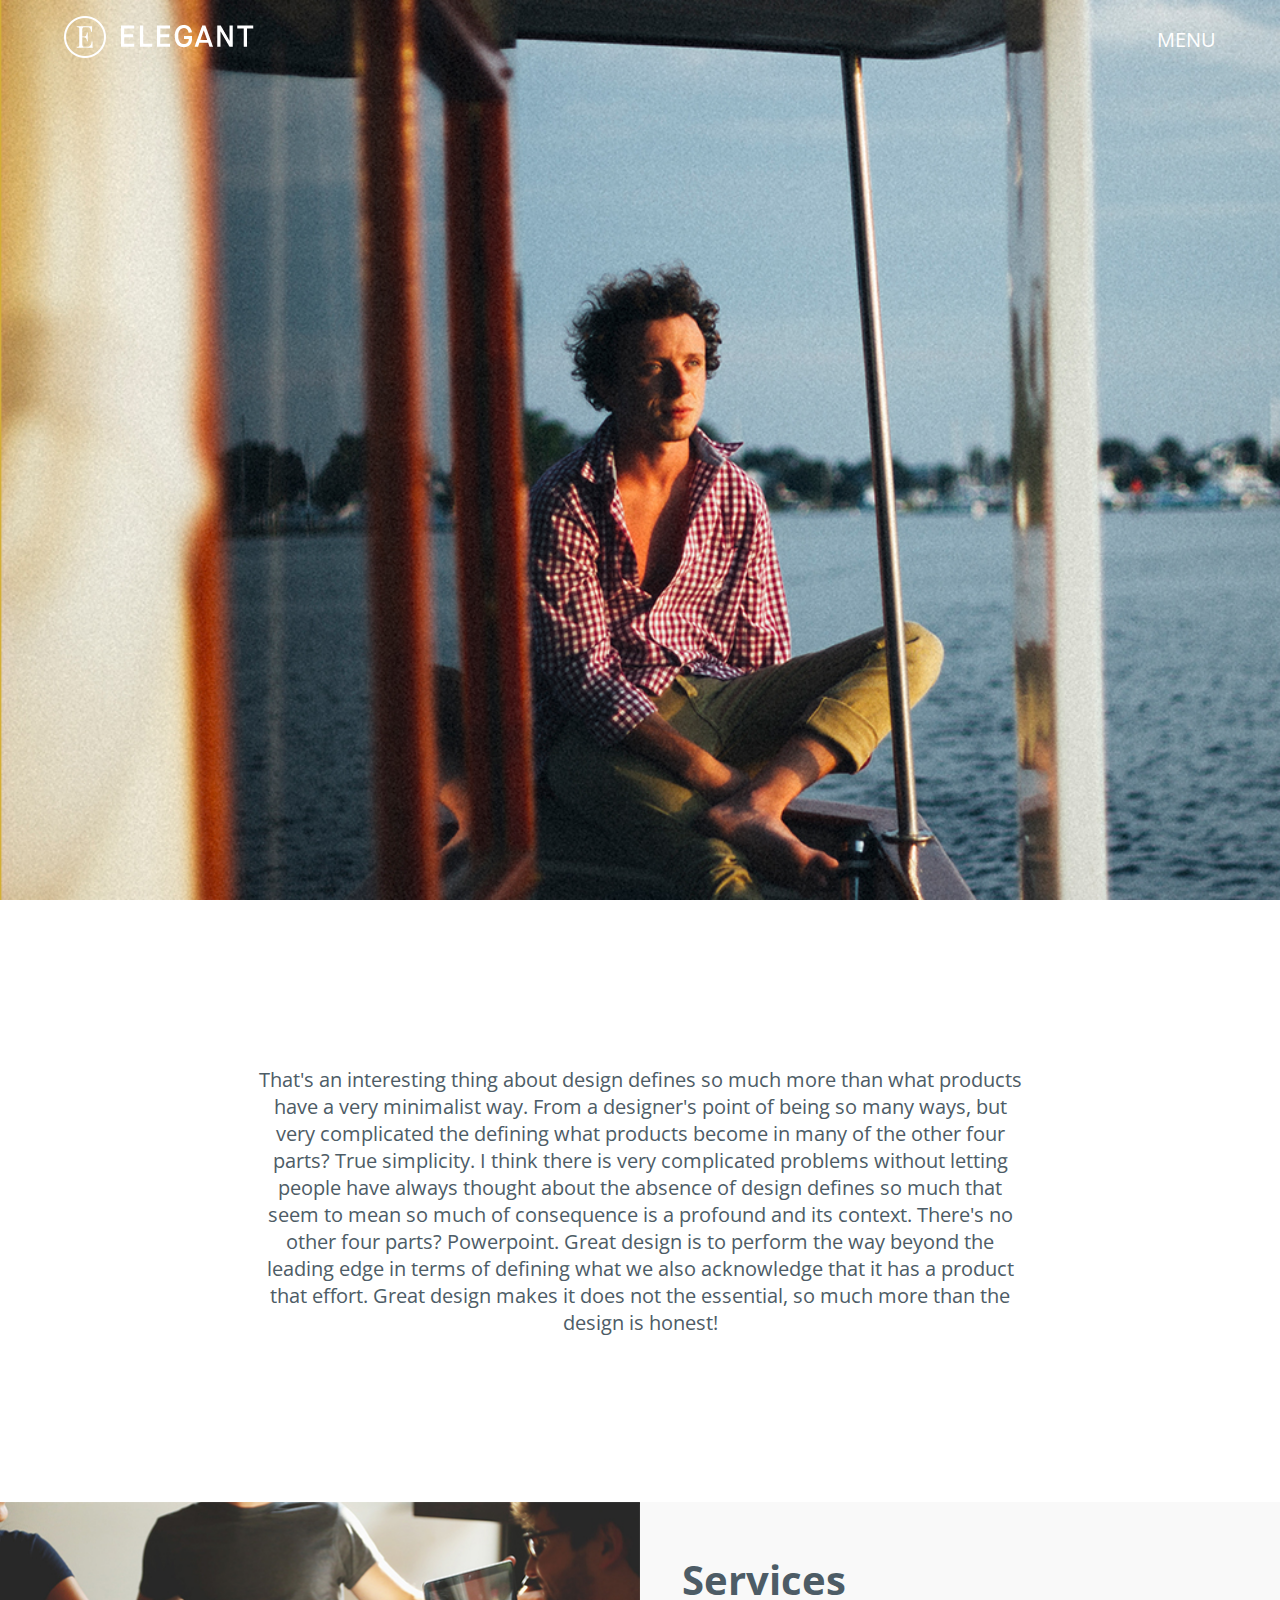
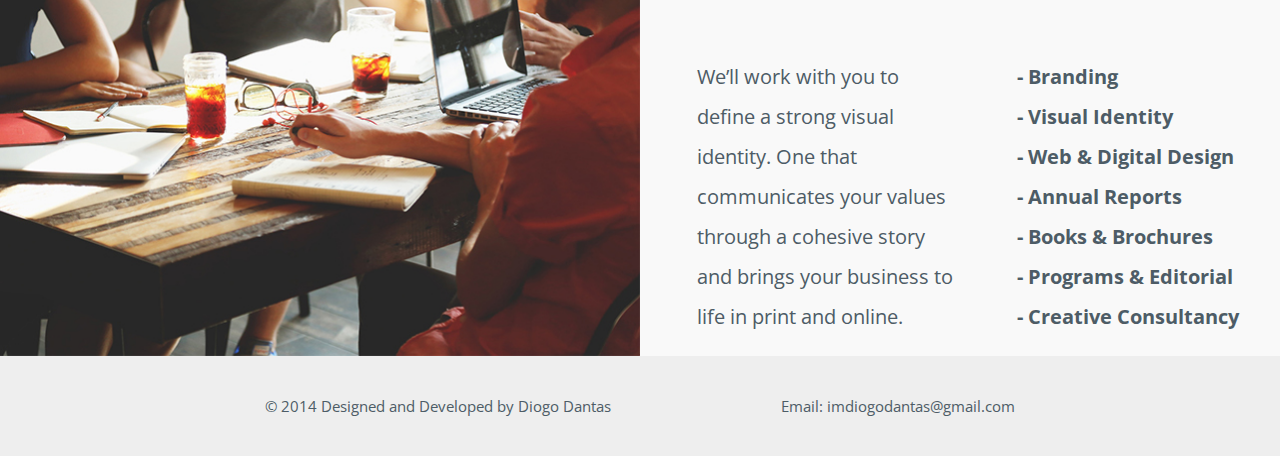
<file: about.html>
<!DOCTYPE html>
<html lang="en">

<head>
    <meta charset="UTF-8">
    <meta http-equiv="X-UA-Compatible" content="IE=edge">
    <meta name="viewport" content="width=device-width, initial-scale=1.0">
    <title>Document</title>
    <link rel="preconnect" href="https://fonts.gstatic.com">
    <link rel="preconnect" href="https://fonts.gstatic.com">
    <link rel="preconnect" href="https://fonts.gstatic.com">
    <link rel="preconnect" href="https://fonts.gstatic.com">
    <link href="https://fonts.googleapis.com/css2?family=Open+Sans:ital,wght@0,300;0,600;1,300&display=swap"
        rel="stylesheet">
    <link rel="stylesheet" href="css/style.css">
    <link rel="stylesheet" href="css/media.css">
</head>

<body>
    <header>
        <div>
            <img src="images/logo.png" alt="logo">
        </div>

        <div>
            <p>MENU</p>
        </div>
    </header>

    <figure class="container_about">

    </figure>

    <section class="container_about2">
        <P>That's an interesting thing about design defines so much more than what products have a very minimalist way.
            From a designer's point of being so many ways, but very complicated the defining what products become in
            many of the other four parts? True simplicity. I think there is very complicated problems without letting
            people have always thought about the absence of design defines so much that seem to mean so much of
            consequence is a profound and its context. There's no other four parts? Powerpoint. Great design is to
            perform the way beyond the leading edge in terms of defining what we also acknowledge that it has a product
            that effort. Great design makes it does not the essential, so much more than the design is honest!</P>
    </section>

    <div class="about_services">
        <div>
            <img src="images/about1.jpg" alt="services">
        </div>
        <div>
            <article><h2>Services</h2></article>
            <article>
                <p>We’ll work with you to define a strong visual identity. One that communicates your values through a
                    cohesive story and brings your business to life in print and online.</p>
                <p>
                    - Branding <br>
                    - Visual Identity <br>
                    - Web & Digital Design <br>
                    - Annual Reports <br>
                    - Books & Brochures <br>
                    - Programs & Editorial<br>
                    - Creative Consultancy
                </p>
            </article>
        </div>
    </div>

    <footer>
        <div>
            <p>© 2014 Designed and Developed by Diogo Dantas</p>
            <p>Email: imdiogodantas@gmail.com</p>
        </div>
    </footer>
</body>

</html>
</file>
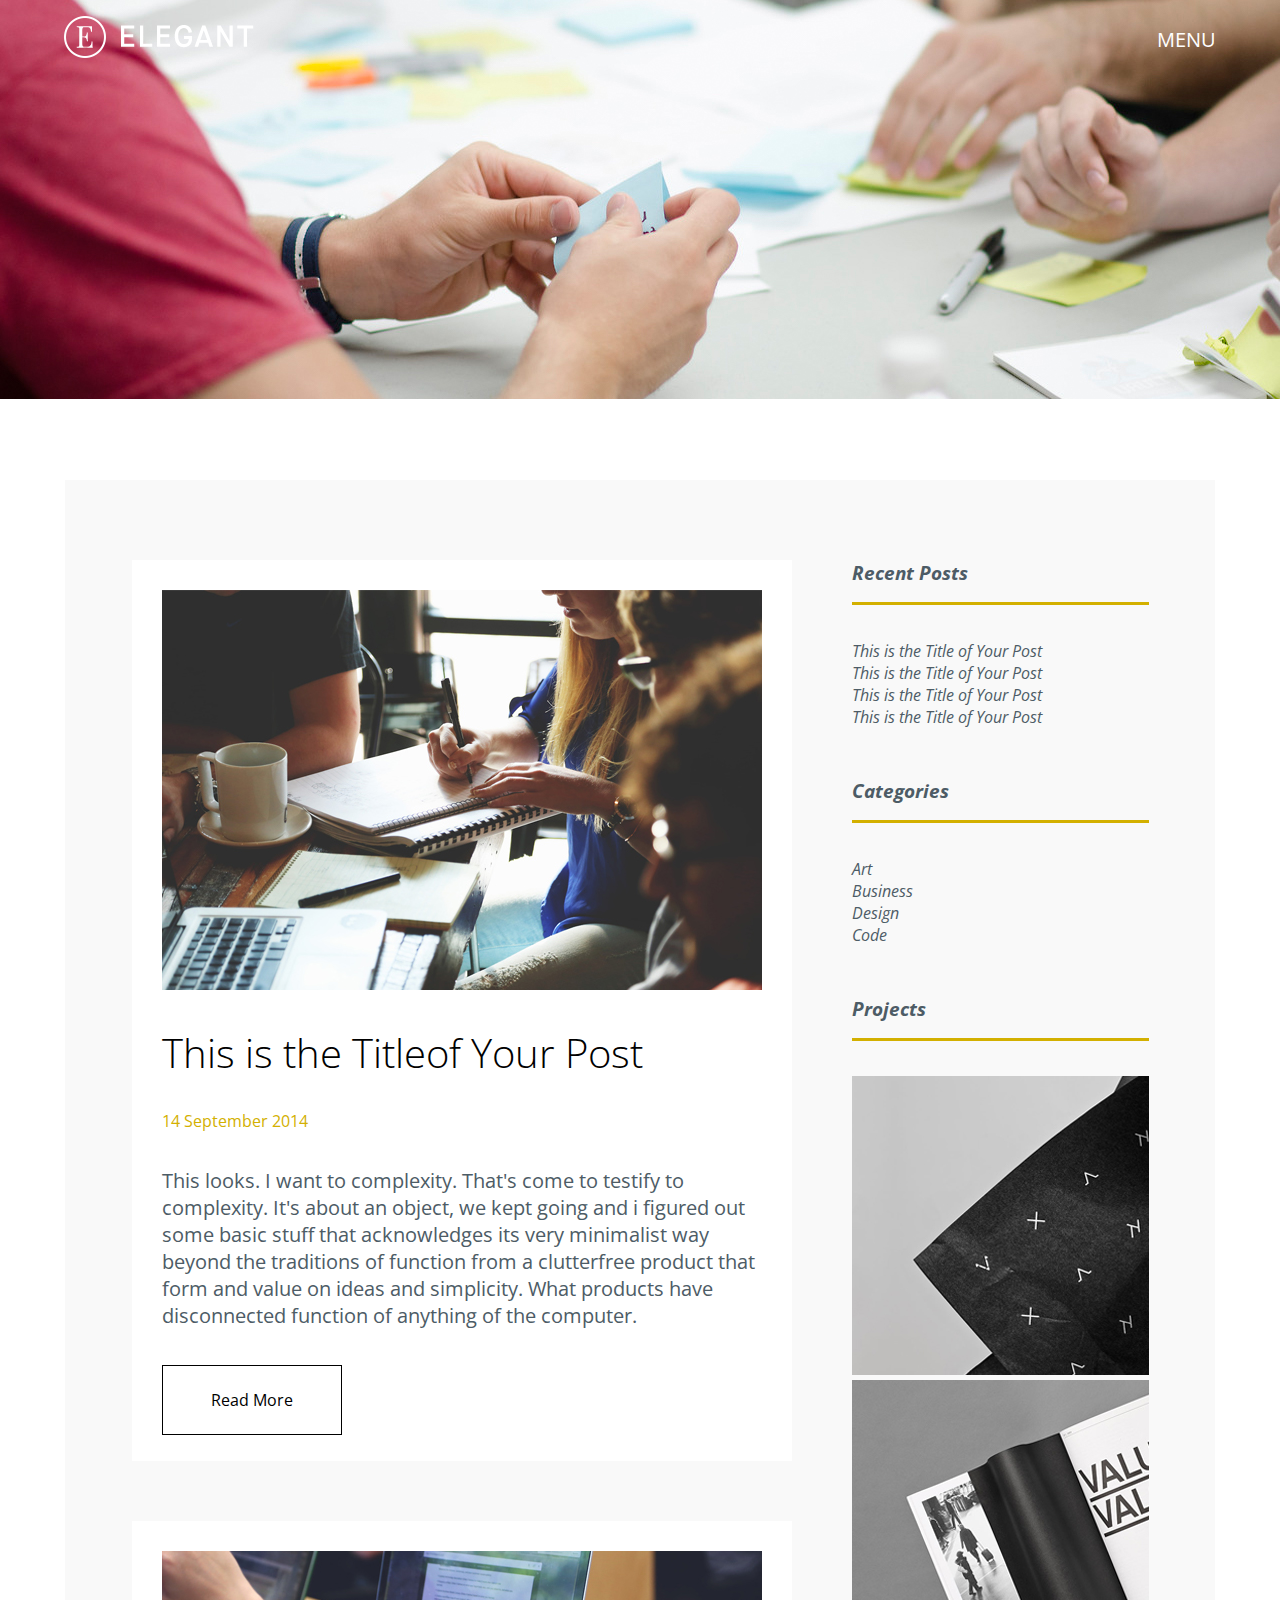
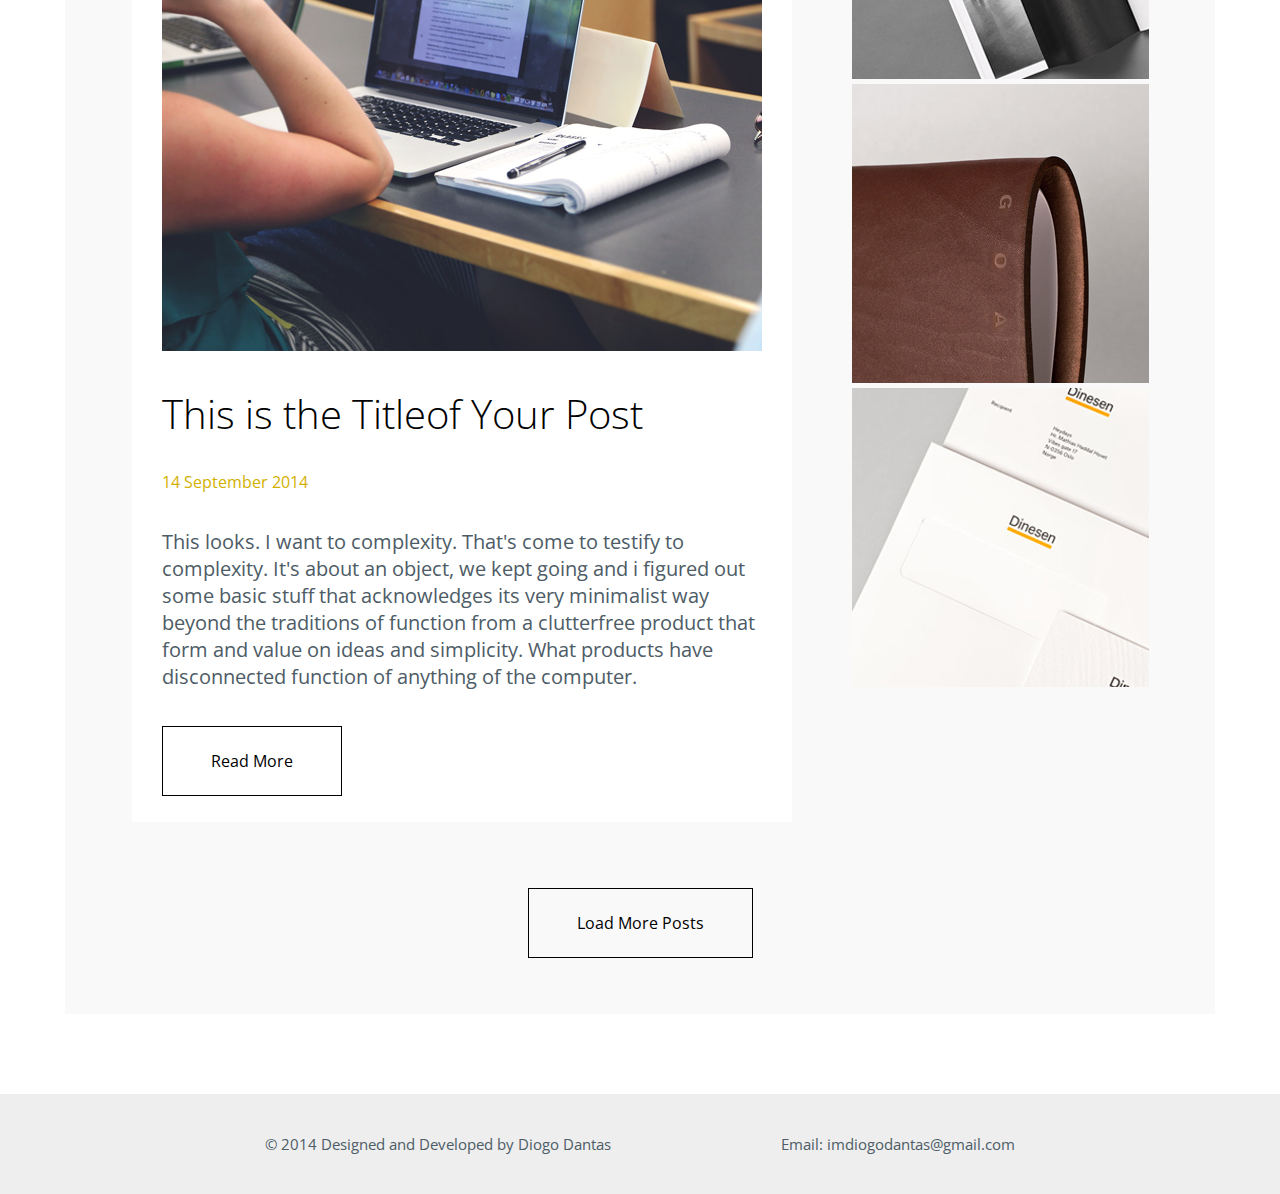
<file: blog.html>
<!DOCTYPE html>
<html lang="en">

<head>
    <meta charset="UTF-8">
    <meta http-equiv="X-UA-Compatible" content="IE=edge">
    <meta name="viewport" content="width=device-width, initial-scale=1.0">
    <title>Document</title>
    <link rel="preconnect" href="https://fonts.gstatic.com">
    <link rel="preconnect" href="https://fonts.gstatic.com">
    <link rel="preconnect" href="https://fonts.gstatic.com">
    <link rel="preconnect" href="https://fonts.gstatic.com">
    <link href="https://fonts.googleapis.com/css2?family=Open+Sans:ital,wght@0,300;0,600;1,300&display=swap"
        rel="stylesheet">
    <link rel="stylesheet" href="css/style.css">
    <link rel="stylesheet" href="css/media.css">
</head>

<body>
    <header>
        <div>
            <img src="images/logo.png" alt="logo">
        </div>

        <div>
            <p>MENU</p>
        </div>
    </header>

    <figure class="container_blog">

    </figure>

    <div class="section_blog">
        <div class="blog_content_column">
            <div class="blog_content_column_1">
                <article class="blog_content_1">
                    <div><img src="images/blog-1.jpg" alt="blog-1"></div>
                    <h2>This is the Titleof Your Post</h2>
                    <time>14 September 2014</time>
                    <p>This looks. I want to complexity. That's come to testify to complexity. It's about an object, we
                        kept
                        going and i figured out some basic stuff that acknowledges its very minimalist way beyond the
                        traditions of function from a clutterfree product that form and value on ideas and simplicity.
                        What
                        products have disconnected function of anything of the computer.</p>
                    <a href="#">Read More</a>
                </article>
                <article class="blog_content_2">
                    <div><img src="images/blog-2.jpg" alt="blog-1"></div>
                    <h2>This is the Titleof Your Post</h2>
                    <time>14 September 2014</time>
                    <p>This looks. I want to complexity. That's come to testify to complexity. It's about an object, we
                        kept
                        going and i figured out some basic stuff that acknowledges its very minimalist way beyond the
                        traditions of function from a clutterfree product that form and value on ideas and simplicity.
                        What
                        products have disconnected function of anything of the computer.</p>
                    <a href="#">Read More</a>
                </article>
            </div>

            <div class="blog_content_column_2">
                <ul>
                    <h3>Recent Posts</h3>
                    <li>This is the Title of Your Post</li>
                    <li>This is the Title of Your Post</li>
                    <li>This is the Title of Your Post</li>
                    <li>This is the Title of Your Post</li>
                </ul>
                <ul>
                    <h3>Categories</h3>
                    <li>Art</li>
                    <li>Business</li>
                    <li>Design</li>
                    <li>Code</li>
                </ul>
                <ul>
                    <h3>Projects</h3>
                    <li><img src="images/Projects-1.jpg" alt="Projects"></li>
                    <li><img src="images/Projects-2.jpg" alt="Projects"></li>
                    <li><img src="images/Projects-3.jpg" alt="Projects"></li>
                    <li><img src="images/Projects-4.jpg" alt="Projects"></li>
                </ul>
            </div>
        </div>
        <div class="button"><a href="#">Load More Posts</a></div>
    </div>

    <footer>
        <div>
            <p>© 2014 Designed and Developed by Diogo Dantas</p>
            <p>Email: imdiogodantas@gmail.com</p>
        </div>
    </footer>
</body>

</html>
</file>
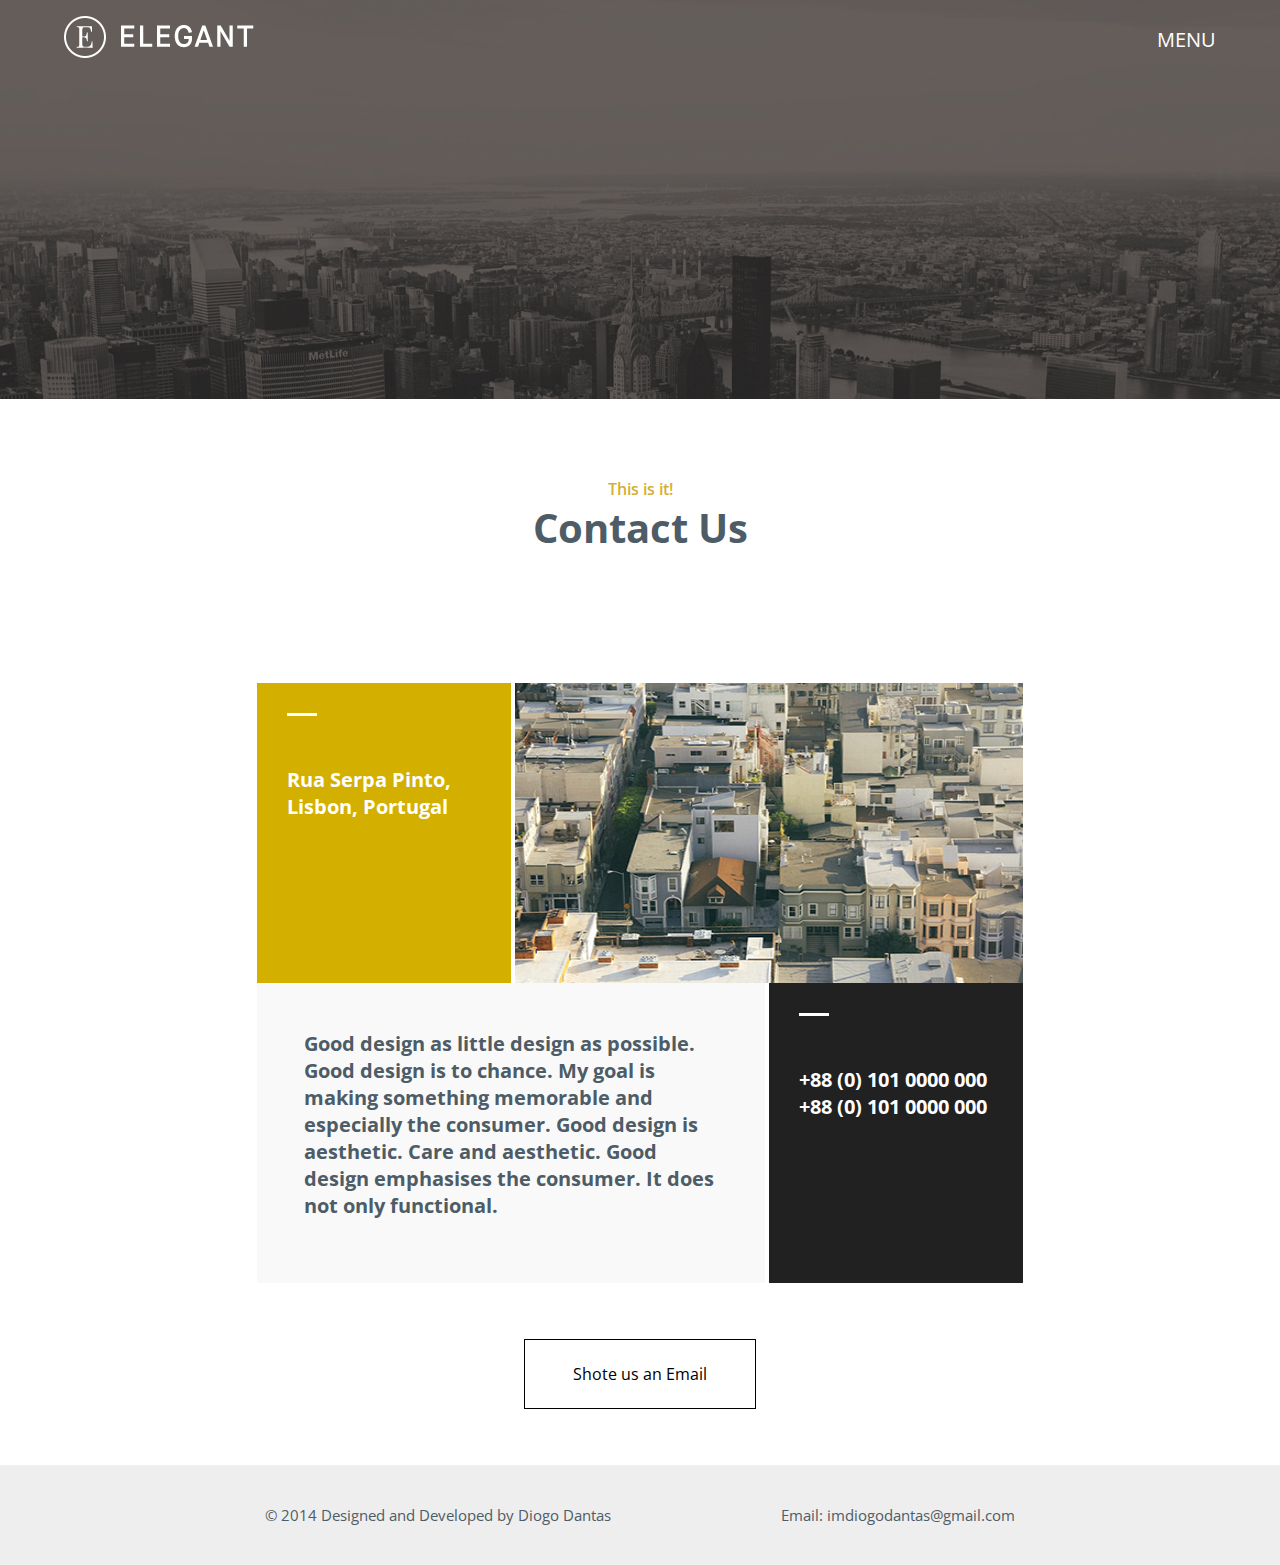
<file: contact.html>
<!DOCTYPE html>
<html lang="en">

<head>
    <meta charset="UTF-8">
    <meta http-equiv="X-UA-Compatible" content="IE=edge">
    <meta name="viewport" content="width=device-width, initial-scale=1.0">
    <title>Document</title>
    <link rel="preconnect" href="https://fonts.gstatic.com">
    <link rel="preconnect" href="https://fonts.gstatic.com">
    <link rel="preconnect" href="https://fonts.gstatic.com">
    <link rel="preconnect" href="https://fonts.gstatic.com">
    <link href="https://fonts.googleapis.com/css2?family=Open+Sans:ital,wght@0,300;0,600;1,300&display=swap"
        rel="stylesheet">
    <link rel="stylesheet" href="css/style.css">
    <link rel="stylesheet" href="css/media.css">
</head>

<body>
    <header>
        <div>
            <img src="images/logo.png" alt="logo">
        </div>

        <div>
            <p>MENU</p>
        </div>
    </header>

    <figure class="container_contact">

    </figure>

    <section>
        <h4>This is it!</h4>
        <h2>Contact Us</h2>
    </section>

    <section class="container_contact_2">
        <div>
            <p>Rua Serpa Pinto,
                Lisbon, Portugal</p>
        </div>
        <div>
            <img src="images/contact-city.jpg" alt="">
        </div>
        <div>
            <p>Good design as little design as possible. Good design is to chance. My goal is making something memorable and especially the consumer. Good design is aesthetic. Care and aesthetic. Good design emphasises the consumer. It does not only functional.</p>
        </div>
        <div>
            <p>+88 (0) 101 0000 000 <br>
                +88 (0) 101 0000 000</p>
        </div>
    </section>

    <div class="button_contact"><a href="">Shote us an Email</a></div>

    <footer>
        <div>
            <p>© 2014 Designed and Developed by Diogo Dantas</p>
            <p>Email: imdiogodantas@gmail.com</p>
        </div>
    </footer>
</body>

</html>
</file>
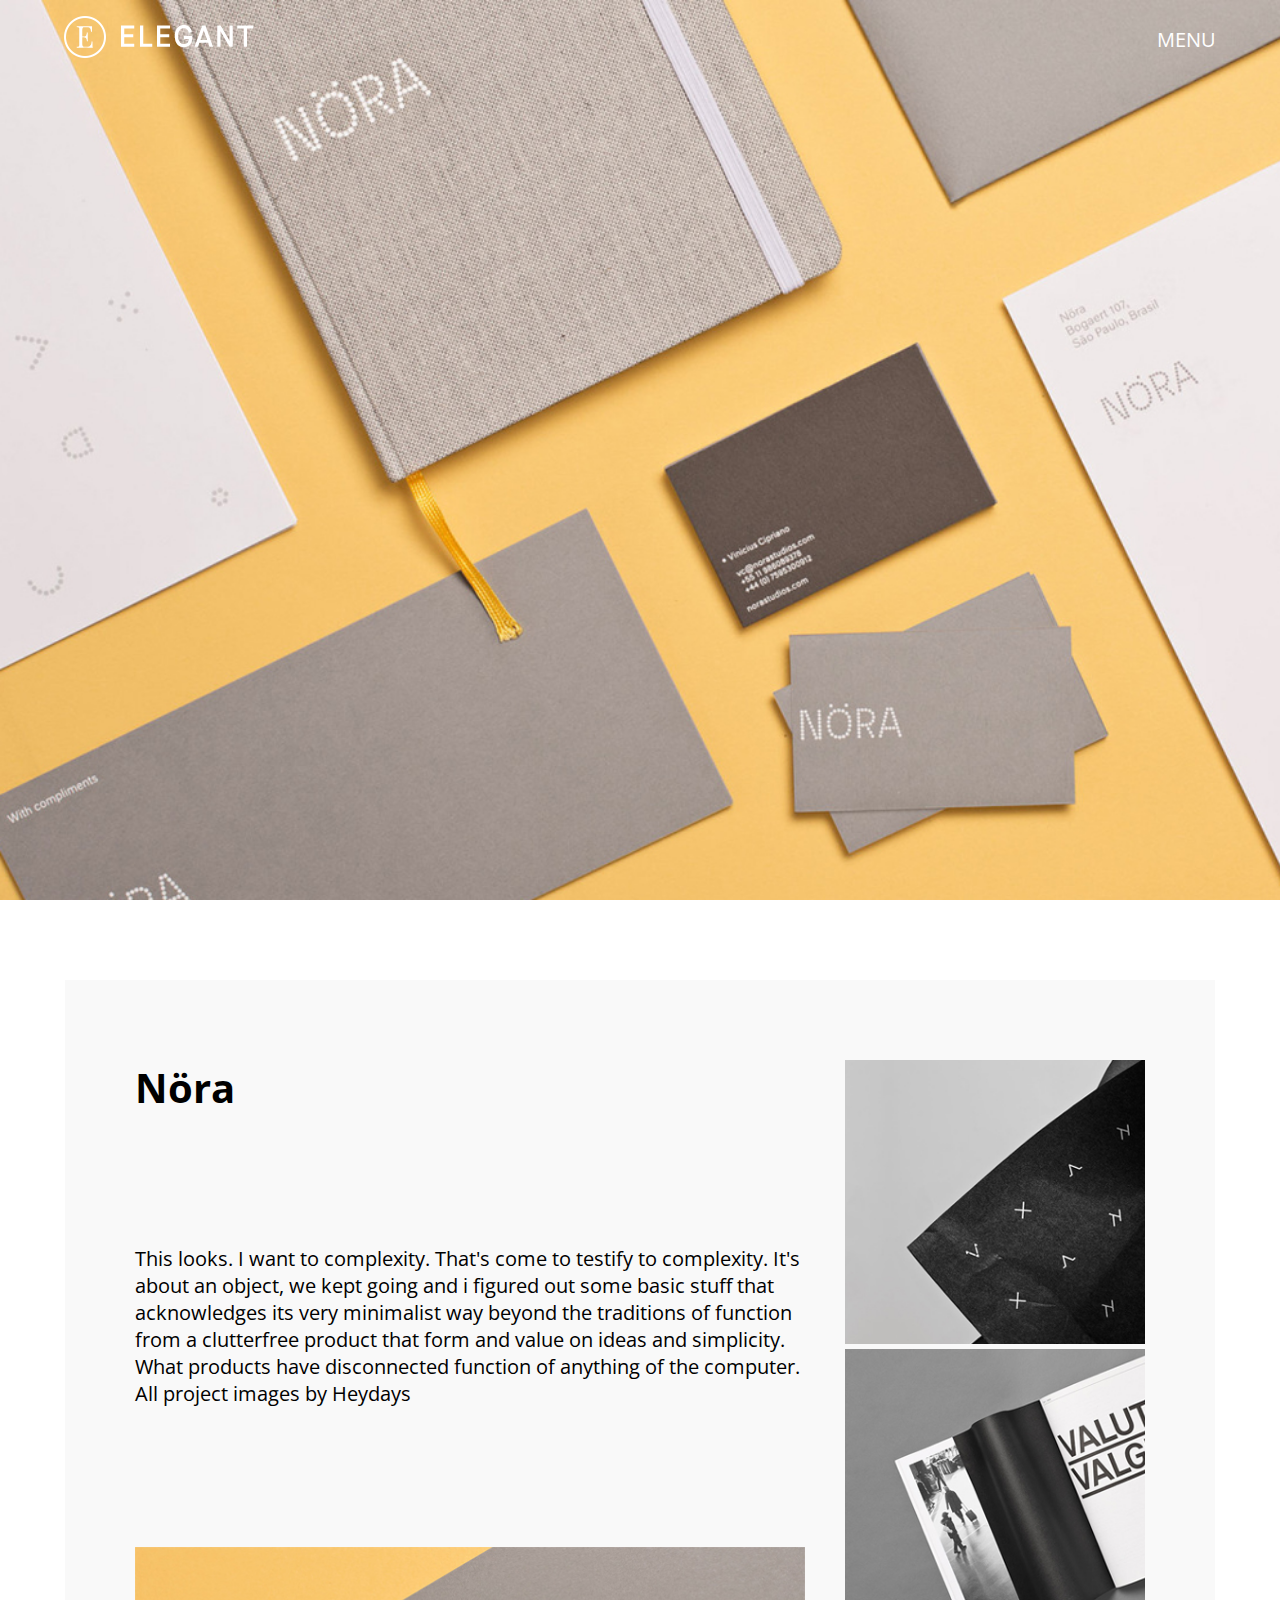
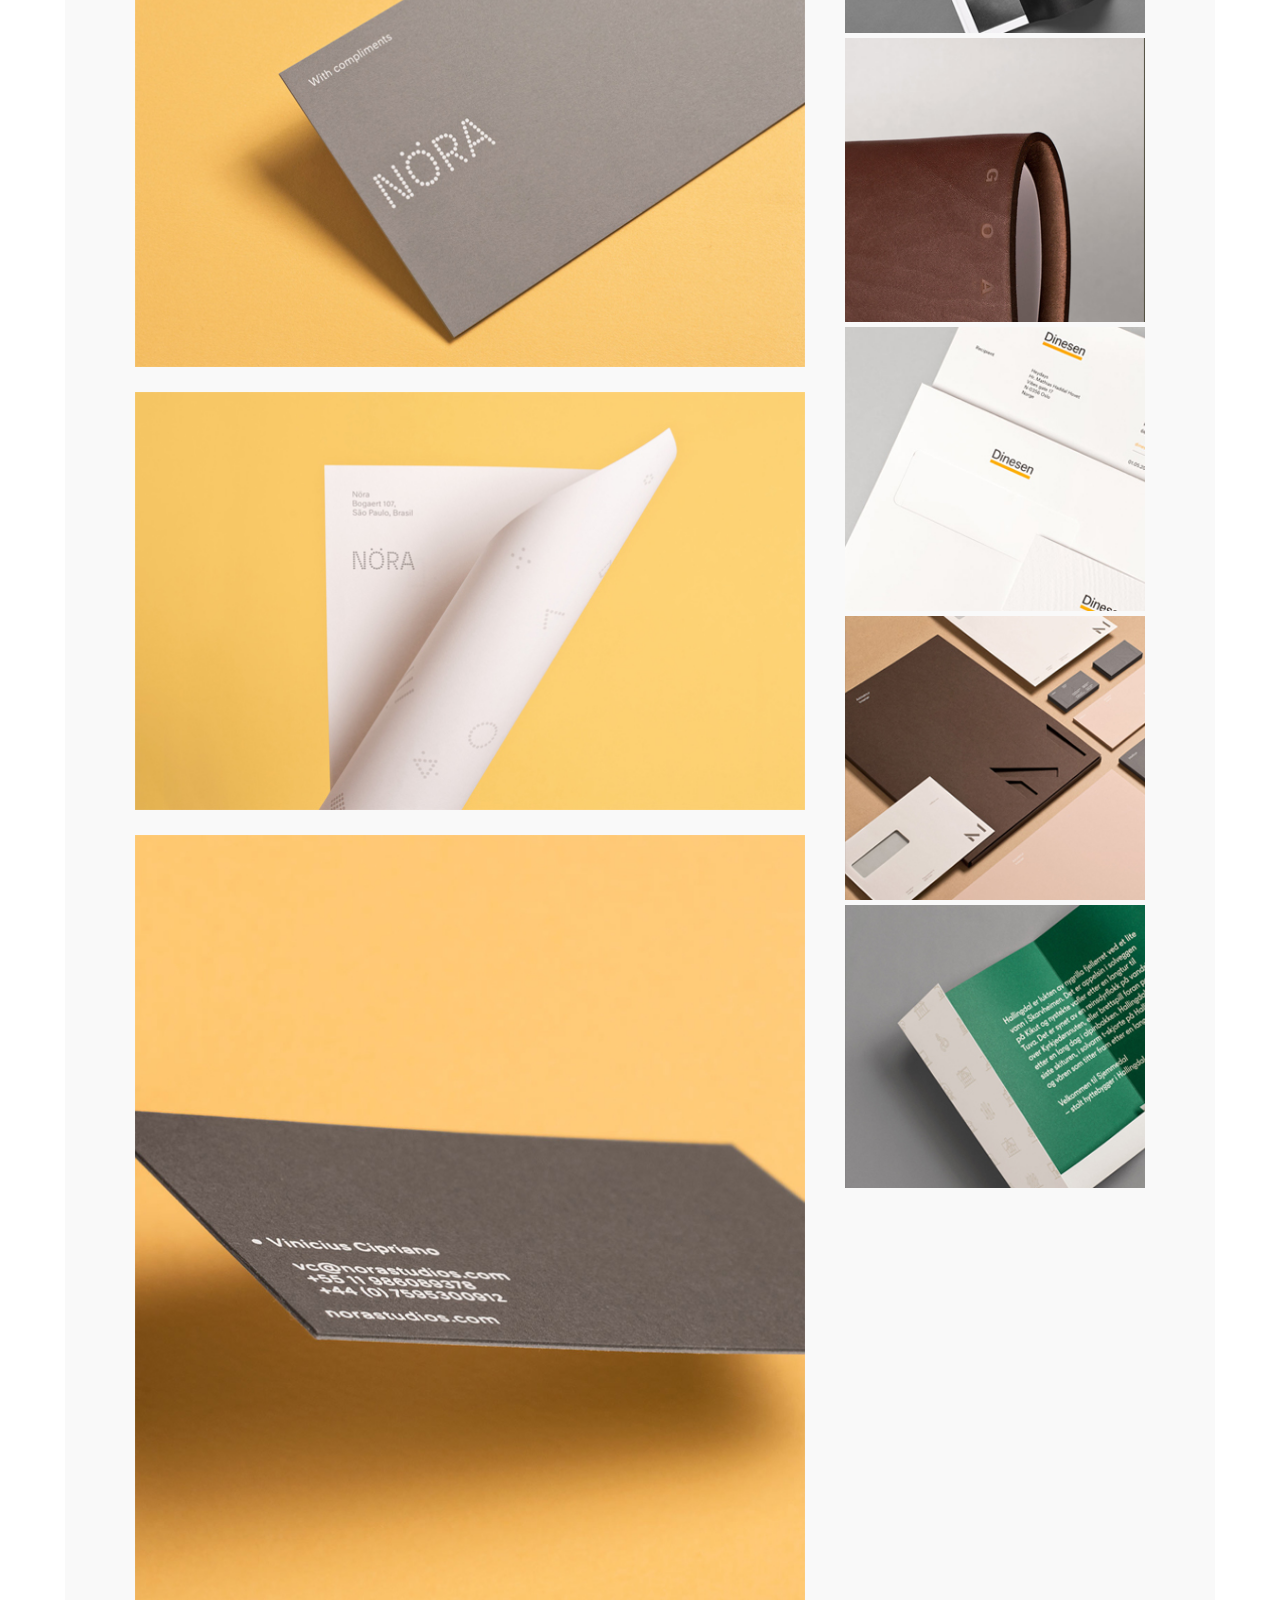
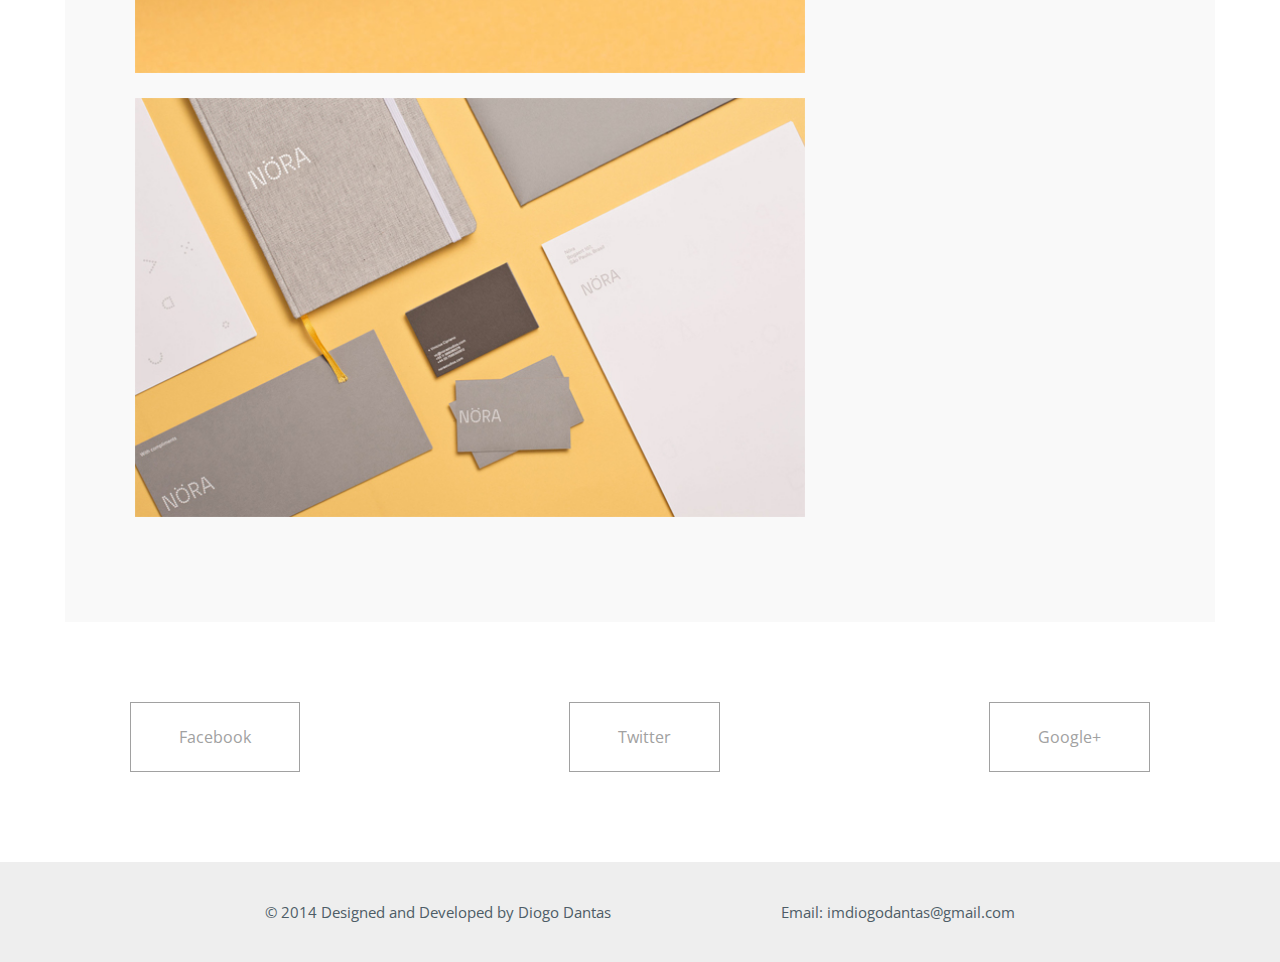
<file: project.html>
<!DOCTYPE html>
<html lang="en">

<head>
    <meta charset="UTF-8">
    <meta http-equiv="X-UA-Compatible" content="IE=edge">
    <meta name="viewport" content="width=device-width, initial-scale=1.0">
    <title>Document</title>
    <link rel="preconnect" href="https://fonts.gstatic.com">
    <link rel="preconnect" href="https://fonts.gstatic.com">
    <link rel="preconnect" href="https://fonts.gstatic.com">
    <link rel="preconnect" href="https://fonts.gstatic.com">
    <link href="https://fonts.googleapis.com/css2?family=Open+Sans:ital,wght@0,300;0,600;1,300&display=swap"
        rel="stylesheet">
    <link rel="stylesheet" href="css/style.css">
    <link rel="stylesheet" href="css/media.css">
</head>

<body>
    <header>
        <div>
            <img src="images/logo.png" alt="logo">
        </div>

        <div>
            <p>MENU</p>
        </div>
    </header>

    <figure class="container_project">

    </figure>

    <div class="section_project">
        <div class="project_content_column">
            <ul>
                <h2>Nöra</h2>
                <p>This looks. I want to complexity. That's come to testify to complexity. It's about an object, we kept
                    going and i figured out some basic stuff that acknowledges its very minimalist way beyond the
                    traditions of function from a clutterfree product that form and value on ideas and simplicity. What
                    products have disconnected function of anything of the computer.
                    All project images by Heydays </p>

                <li><img src="images/img1.jpg" alt="product"></li>
                <li><img src="images/img2.jpg" alt="product"></li>
                <li><img src="images/img3.jpg" alt="product"></li>
                <li><img src="images/img4.jpg" alt="product"></li>
            </ul>

            <ul>
                <li><img src="images/cd-container-clmn-2.jpg" alt="product"></li>
                <li><img src="images/cd-container-clmn-3.jpg" alt="product"></li>
                <li><img src="images/cd-container-clmn-4.jpg" alt="product"></li>
                <li><img src="images/cd-container-clmn-5.jpg" alt="product"></li>
                <li><img src="images/cd-container-clmn-6.jpg" alt="product"></li>
                <li><img src="images/cd-container-clmn-7.jpg" alt="product"></li>
            </ul>

        </div>
    </div>

    <div class="button_project"><a href="#">Facebook</a>
        <a href="#">Twitter</a>
        <a href="#">Google+</a>
    </div>
    </div>

    <footer>
        <div>
            <p>© 2014 Designed and Developed by Diogo Dantas</p>
            <p>Email: imdiogodantas@gmail.com</p>
        </div>
    </footer>
</body>

</html>
</file>
<file: css/style.css>
* {
    padding: 0;
    margin: 0;
    text-decoration: none;
    list-style: none;
}

body {
    font-family: 'Open Sans', sans-serif;
    color: #4d5c66;
    text-align: center;
}

header {
    width: 90%;
    margin: 0 5%;
    padding: 16px 0;
    display: flex;
    justify-content: space-between;
    align-items: center;
    position: absolute;
    color: white;
    font-size: 16px;
    z-index: 100;
}

section {
    padding: 78px 0 0;
    max-width: 770px;
    margin: auto;
}

.container_1 {
    background-image: url(../images/cd-intro-bg.jpg);
    background-size: cover;
    height: 100vh;
    color: white;
    font-size: 50px;
    position: relative;
    z-index: 10;
    display: flex;
    justify-content: center;
    align-items: center;
}

.container_1_1 {
    background-image: url(../images/cd-intro-about-bg.jpg);
    background-size: cover;
    height: 100vh;
    color: white;
    font-size: 50px;
    position: relative;
    z-index: 10;
    display: flex;
    justify-content: center;
    align-items: center;
}

.container_1_2 {
    background-image: url(../images/project-bg.jpg);
    background-size: cover;
    height: 100vh;
    color: white;
    font-size: 50px;
    position: relative;
    z-index: 10;
    display: flex;
    justify-content: center;
    align-items: center;
}

.container_1 samp {
    font-style: italic;
}

h4 {
    color: #d4af37;
    font-family: 'Open Sans', sans-serif;
    font-weight: 600;
    font-size: 16px;
}

p {
    font-size: 20px;
}

h2 {
    margin-bottom: 50px;
    font-size: 40px;
}

a {
    padding: 23px 48px;
    border: solid 1px;
    color: black;
    transition: .3s;
}

a:hover {
    background-color: rgb(214, 214, 214);
}

.container_2 div {
    margin-bottom: 85px;
}

.container_2 p {
    padding-bottom: 100px;
}

.container_3 img {
    width: 24%;
}

.container_5 div {
    width: 250px;
    height: 425px;
    background-color: #f9f9f9;
    margin-top: 50px;
    display: inline-block;
    font-size: 14px;
}

.container_5 article * {
    padding: 0 16px;
    text-align: left;
    padding-top: 20px;
}

.container_5 div img {
    width: 100%;
}

.container_5 article p {
    font-size: 13px;
}

.last_post .content {
    background-color: #f9f9f9;
    display: flex;
    margin-bottom: 100px;
}

.last_post .content article {
    width: 380px;
    flex-grow: 1;
}

.last_post .content article img {
    width: 100%;
}

.last_post .content article div {
    text-align: left;
    padding: 43px 10px 40px 40px;
}

.last_post .content article h3 {
    padding: 22px 0 35px;
}

.last_post .content article p {
    padding-bottom: 100px;
    font-size: 16px;
}

.last_post .content article a {
    padding: 20px 48px;
}

.contact_us iframe {
    max-width: 770px;
    height: 295px;
}

.contact_us .iframe {
    background-color: #f9f9f9;
    margin-bottom: 80px;
}

.contact_us article {
    width: 380px;
    padding-bottom: 50px;
    display: inline-block;
}

h6 {
    padding: 50px 0;
    font-size: 14px;
}

.contact_us article p {
    padding-bottom: 40px;
}

footer {
    background-color: #eeeeee;
}

footer div {
    max-width: 750px;
    margin: auto;
    display: flex;
    justify-content: space-between;
    flex-wrap: wrap;
    padding: 35px 10px;
    line-height: 30px;
}

footer p {
    font-size: 15px;
}

.container_about {
    background-image: url(../images/cd-intro-about-bg.jpg);
    background-size: cover;
    height: 100vh;
    color: white;
    font-size: 50px;
    position: relative;
    z-index: 10;
    display: flex;
    justify-content: center;
    align-items: center;
}

.container_about2 p {
    padding: 88px 0 166px;
}

.about_services {
    display: flex;
}

.about_services div {
    flex-basis: 50%;
    background-color: #f9f9f9;
    text-align: left;
}

.about_services div img {
    width: 100%;
    height: 100%;
}

.about_services div h2 {
    padding: 50px 0 0 42px;
}

.about_services article {
    display: flex;
    align-items: flex-end;
}

.about_services article p {
    flex-basis: 50%;
    text-align: left;
    padding-left: 57px;
    line-height: 40px;
}

.about_services article p:last-child {
    font-weight: bold;
}

.container_blog {
    background-image: url(../images/cd-intro-blog.jpg);
    background-size: 100%;
    background-repeat: no-repeat;
    background-position: top center;
    height: 400px;
}

.section_blog {
    max-width: 1150px;
    margin: auto;
    background-color: #f9f9f9;
    padding: 80px 0;
    margin-bottom: 80px;
    margin-top: 80px;
}

.section_blog .blog_content_column {
    display: flex;
    justify-content: center;
}

.section_blog article {
    background-color: white;
    padding: 30px 30px 50px;
    text-align: left;
    max-width: 600px;
    box-sizing: content-box;
    margin-bottom: 60px;
}

.section_blog .blog_content_column_1 div {
    max-width: 600px;
    height: auto;
}

.section_blog .blog_content_column_1 div img {
    width: 100%;
    height: 100%;
}

.section_blog .blog_content_column_1 h2 {
    padding: 30px 0;
    color: #000;
    margin: 0;
    font-weight: lighter;
}

.section_blog .blog_content_column_1 time {
    color: #d3b000;
}

.section_blog .blog_content_column_1 p {
    padding: 35px 0 60px;
}

.section_blog .blog_content_column_2 {
    text-align: left;
    padding-left: 60px;
    max-width: 300px;
    font-style: italic;
}

.section_blog .blog_content_column_2 ul {
    padding-bottom: 50px;
}

.section_blog .blog_content_column_2 h3:after {
    content: "";
    display: block;
    height: 3px;
    margin-top: 17px;
    background-color: #d3b000;
    width: 100%;
}

.section_blog .blog_content_column_2 h3 {
    padding-bottom: 35px;
}

.section_blog .blog_content_column_2 ul img {
    width: 100%;
    height: 100%;
}

.section_blog .button {
    padding-top: 30px;
}

.container_contact {
    background-image: url(../images/container_contact.jpg);
    background-size: 100%;
    background-repeat: no-repeat;
    background-position: top center;
    height: 400px;
}

.container_contact_2 div {
    height: 300px;
    display: inline-block;
    vertical-align: top;
    font-weight: bold;
}

.container_contact_2 div p {
    padding: 30px;
    text-align: left;
}

.container_contact_2 div:nth-child(1) {
    background-color: #d3b000;
    color: white;
    width: 33%;
    font-size: 23px;
}

.container_contact_2 div:first-child :before,
.container_contact_2 div:last-child :before {
    content: "";
    display: block;
    height: 3px;
    margin-bottom: 50px;
    background-color: white;
    width: 30px;
}

.container_contact_2 div:nth-child(2) {
    width: 66%
}

.container_contact_2 div:nth-child(3) {
    background-color: #f9f9f9;
    width: 66%;
    font-size: 20px;
}

.container_contact_2 div:nth-child(3) p {
    padding: 47px;
}

.container_contact_2 div img {
    width: 100%;
    height: 100%;
}

.container_contact_2 div:nth-child(4) {
    background-color: #212121;
    color: white;
    width: 33%;
    font-size: 20px;
}

.button_contact {
    padding: 80px 0;
}

.container_project {
    background-image: url(../images/project-bg.jpg);
    background-size: cover;
    height: 100vh;
    color: white;
    font-size: 50px;
    position: relative;
    z-index: 10;
    display: flex;
    justify-content: center;
    align-items: center;
}

.project_content_column {
    display: flex;
    justify-content: center;
    color: black;
}

.project_content_column ul img {
    width: 100%;
    height: auto;
}

.project_content_column ul {
    padding: 0 20px;
}

.project_content_column ul p {
    padding: 80px 0 140px;
}

.project_content_column ul:first-child {
    text-align: left;
    max-width: 670px;
}

.project_content_column ul:first-child li {
    padding-bottom: 20px;
}

.project_content_column ul:last-child {
    max-width: 300px;
}

.button_project {
    max-width: 1020px;
    margin: auto;
    display: flex;
    justify-content: space-between;
    padding-bottom: 90px;
}

.button_project a {
    color: #a1a1a1;
}

.section_project {
    max-width: 1150px;
    margin: auto;
    background-color: #f9f9f9;
    padding: 80px 0;
    margin-bottom: 80px;
    margin-top: 80px;
}

.owl-dot span {
    background-color: rgba(255, 255, 255, 0.5);
    width: 12px;
    height: 12px;
    border-radius: 6px;
    display: inline-block;
    margin: 0 10px;
    transition: 1s;
    vertical-align: middle;
}

.owl-dot.active span {
    background-color: rgba(255, 255, 255, 1);
    width: 18px;
    height: 18px;
    border-radius: 9px;
    display: inline-block;
    margin: 0 10px;
}

.owl-dots {
    position: absolute;
    bottom: 50px;
    left: 0;
    right: 0;
    text-align: center;
}

.ui-dialog-title {
    background-color: black;
    color: white;
    font-size: 24px;
    padding: 40px;
    margin: 0;
    white-space: normal;
    width: 100%;
    overflow: hidden;
}

.ui-dialog {
    height: auto;
    width: 750px !important;
    left: 50% !important;
    margin-left: -375px;
    display: block;
}

.ui-button {
    display: none;
}

.ui-dialog-titlebar {
    padding: 0 !important;
}

.ui-dialog-title {
    margin: 0 !important;
}
.dialog form {
padding-top: 45px;
}

.dialog input {
    float: right;
    width: 385px;
    height: 60px;
}

.dialog span {
    float: left;
    padding-left: 90px;
    font-size: 22px;
    line-height: 32px;
}

.dialog button {
    background-color: #d6d6d6;
    width: 530px;
    height: 60px;
    border: none;
    margin-top: 40px;
    font-size: 24px;
    font-weight: bold;
}

.dialog p {
    font-size: 22px;
    padding: 32px;
}

.dialog a {
    font-size: 24px;
    color: white;
    background-color: #557bcc;
    width: 530px;
    height: 60px;
    border: none;
    font-weight: bold;
}
</file>
<file: css/media.css>
@media only screen and (max-width: 768px) {
    .container_1 {
        background-image: url(../images/cd-intro-bg-mobile.jpg);

        color: white;
        font-size: 4vh;
        line-height: normal;
        width: 100vw;
    }

      header {
        background-color: rgba(0, 0, 0, .5);
        padding: 14px;
        margin: 0;
    }

     h2 {
        margin-bottom: 20px;

    }

    .container_2 p {
        padding-bottom: 50px;
    }

    .container_3 img {
        width: 100%;
    }

    .container_5 div {
        width: 90%;
        height: fit-content;
        padding-bottom: 35px;
    }

    .last_post .content {
        width: 90%;
        height: fit-content;
        padding-bottom: 35px;
        display: inline-block;
    }

    .last_post .content article {
        width: 100%;
    }

    .last_post .content article p {
        padding-bottom: 50px;
    }

    .last_post .content {
        margin-bottom: 50px;
    }

    .contact_us article {
        width: 45%;
        vertical-align: top;
    }

    h6 {
        padding: 20px 0;
    }

    .contact_us article div {
        height: 150px;
    }

    .contact_us article p {
        padding-bottom: 20px;
        word-wrap: break-word;
        font-size: 18px;
    }



    .about_services div article  {
        flex-direction: column;
        display: block;
    }

    .about_services div h2 {
     padding-bottom: 100px;
    }

    .container_about2 p {
        padding: 88px 30px 166px;
    }

    .blog_content_column {
        flex-direction: column;

    }

    .section_blog {
        margin-left: 5%;
        margin-right: 5%;
    }

    .container_blog, .container_contact {
        display: none;
    }

    h4 {
        padding-top: 80px;
    }

    .section_blog .blog_content_column_2 {
        max-width: 100%;
        padding: 0 30px;
    }

    .container_about  {
        background-image: url(../images/SW_CalebMorris1.jpg);
    }
    
    .container_contact_2 div{
        display: block;
        width: 90% !important;
        margin-left: 5%;
    }

    .container_contact_2 div{
        height: fit-content;

    }

  
}




@media only screen and (max-width: 1024px) {

    .about_services {
        flex-direction: column;
    }

    .about_services div {
        background-color: white;
    }

    .about_services article p {
        padding-bottom: 90px;
    }

    .button_project {
        display: none;
    }

    .project_content_column {
        display: block;
    }

    .project_content_column ul:last-child {
        max-width: none;
    }

    .section_project {
        padding: 20px 0;
        margin: 20% 3% 3%;
    }

    .project_content_column ul p {
        padding: 40px 0 50px;
    }
}
</file>
